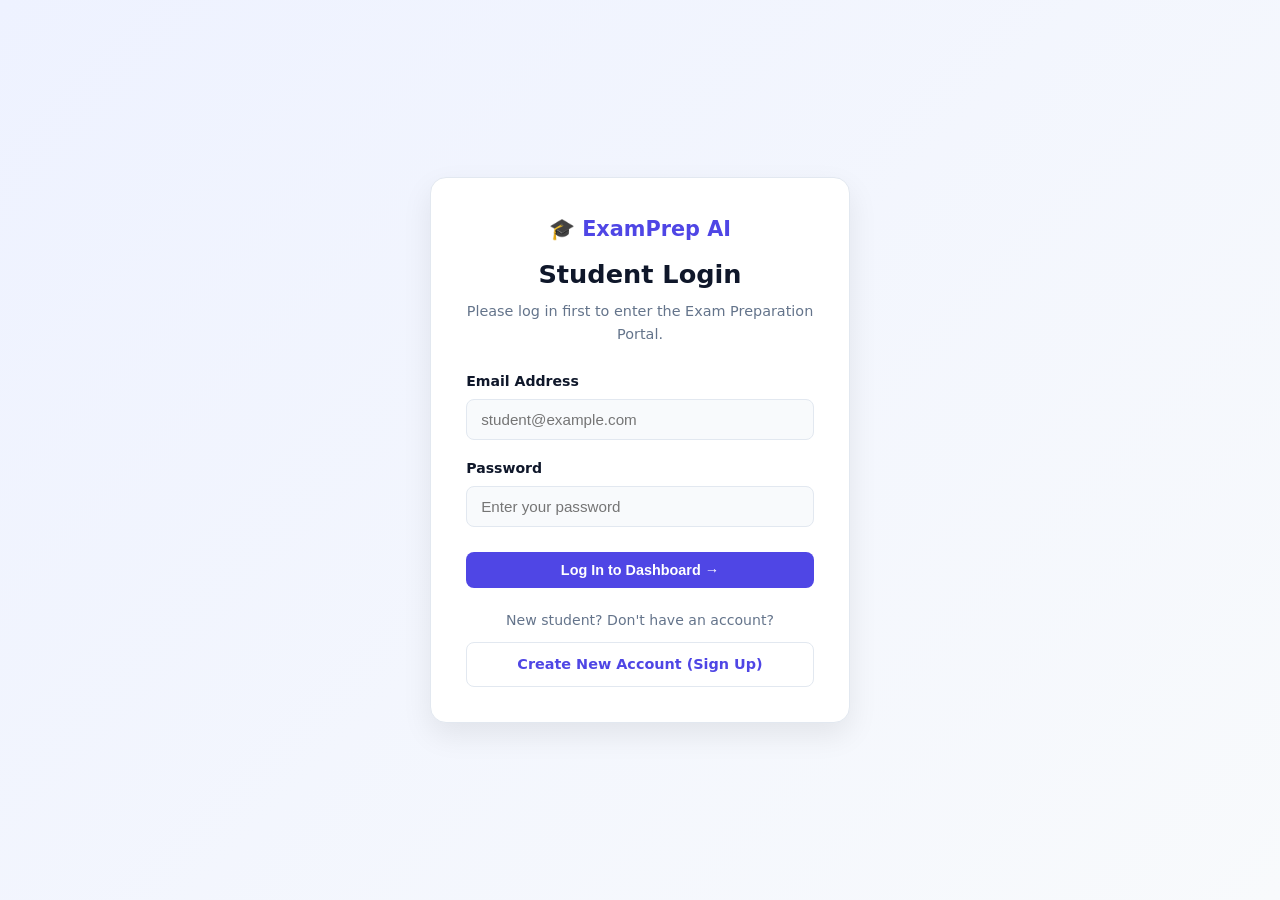
<file: index.html>
<!DOCTYPE html>
<html lang="en">
<head>
    <meta charset="UTF-8">
    <meta name="viewport" content="width=device-width, initial-scale=1.0">
    <title>ExamPrep AI - All-Subject Exam Portal</title>
    <link rel="stylesheet" href="./style.css">
    <!-- Enforces login before rendering dashboard -->
    <script src="./auth.js"></script>
</head>
<body>

    <!-- Top Navigation Bar -->
    <header>
        <a href="./index.html" class="brand">🎓 ExamPrep AI</a>
        <div class="nav-actions">
            <span id="userGreeting" class="user-pill">👋 Student</span>
            <button id="themeToggle" class="btn btn-outline" title="Toggle Dark Mode">🌓</button>
            <button id="logoutBtn" class="btn btn-danger">Logout</button>
        </div>
    </header>

    <!-- Subject Category Bar -->
    <nav class="subject-bar" id="subjectBar"></nav>

    <!-- Main Dashboard Layout -->
    <div class="app-container">
        <aside class="sidebar">
            <h3 id="sidebarTitle">Chapters</h3>
            <div id="topicList"></div>
        </aside>

        <main class="main-content">
            <div style="margin-bottom: 1.2rem;">
                <span id="currentSubjectBadge" class="user-pill">Web Development</span>
                <h1 id="topicHeading" style="margin-top: 8px; font-size: 1.7rem;">Loading...</h1>
            </div>

            <div class="mode-tabs">
                <button class="tab-btn active" data-mode="summary">📖 Smart Summary</button>
                <button class="tab-btn" data-mode="flashcards">🗂️ Flashcards</button>
                <button class="tab-btn" data-mode="quiz">📝 Practice Quiz</button>
                <button class="tab-btn" data-mode="planner">📅 Study Plan Generator</button>
            </div>

            <section id="workspace" class="card"></section>
        </main>
    </div>

    <script src="./app.js"></script>
</body>
</html>
</file>
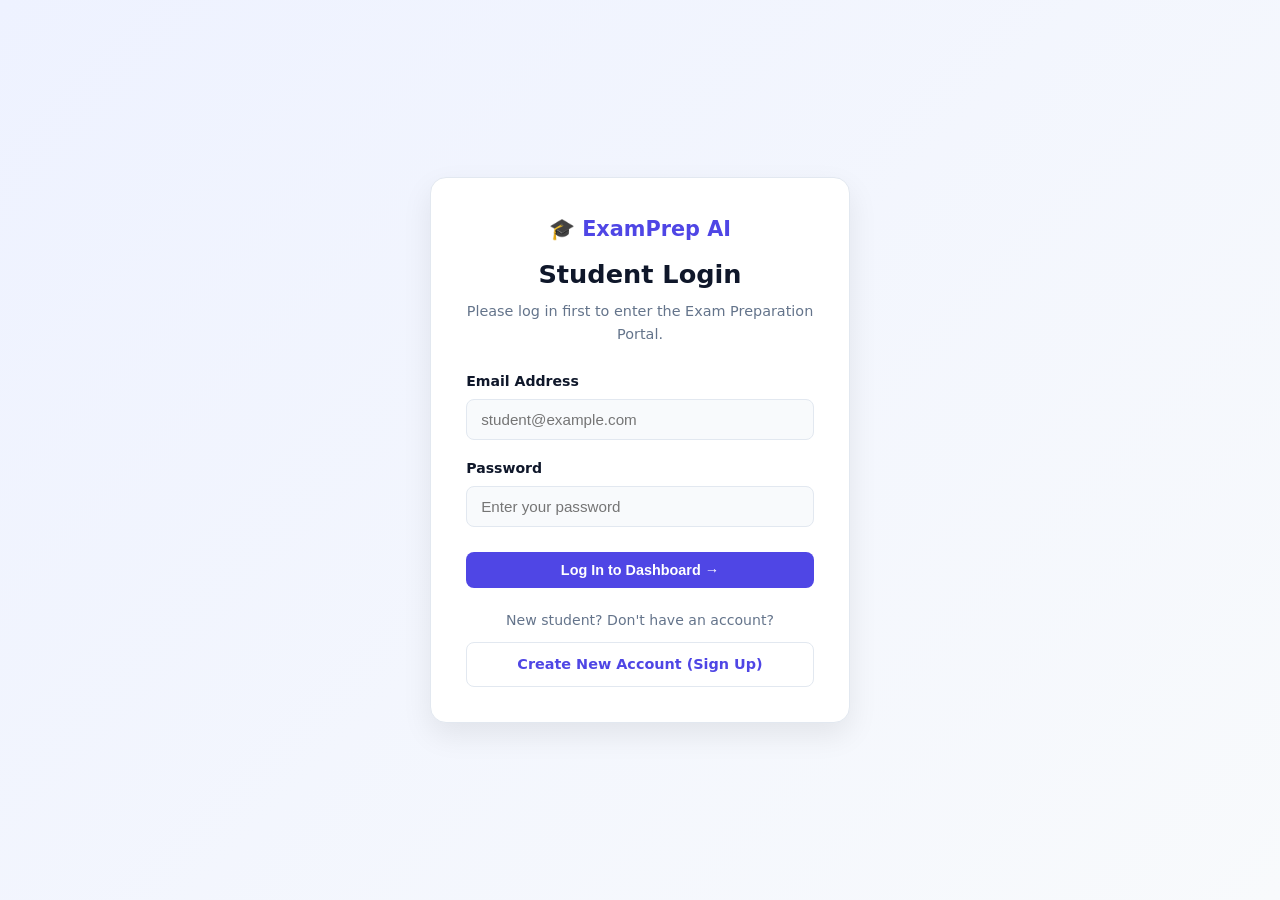
<file: login.html>
<!DOCTYPE html>
<html lang="en">
<head>
    <meta charset="UTF-8">
    <meta name="viewport" content="width=device-width, initial-scale=1.0">
    <title>Step 1: Login - ExamPrep AI</title>
    <link rel="stylesheet" href="./style.css">
    <script src="./auth.js"></script>
</head>
<body>

    <div class="auth-wrapper">
        <div class="auth-card">
            <div class="brand" style="justify-content: center;">🎓 ExamPrep AI</div>
            <h1>Student Login</h1>
            <p class="subtitle">Please log in first to enter the Exam Preparation Portal.</p>

            <div id="authAlert" class="alert-msg"></div>

            <form id="loginForm">
                <div class="form-group">
                    <label for="loginEmail">Email Address</label>
                    <input type="email" id="loginEmail" placeholder="student@example.com" required>
                </div>

                <div class="form-group">
                    <label for="loginPassword">Password</label>
                    <input type="password" id="loginPassword" placeholder="Enter your password" required>
                </div>

                <button type="submit" class="btn" style="width: 100%; margin-top: 8px;">Log In to Dashboard →</button>
            </form>

            <div class="auth-footer">
                New student? Don't have an account?<br>
                <a href="./signup.html" class="btn btn-outline" style="width: 100%; margin-top: 10px;">Create New Account (Sign Up)</a>
            </div>
        </div>
    </div>

</body>
</html>
</file>
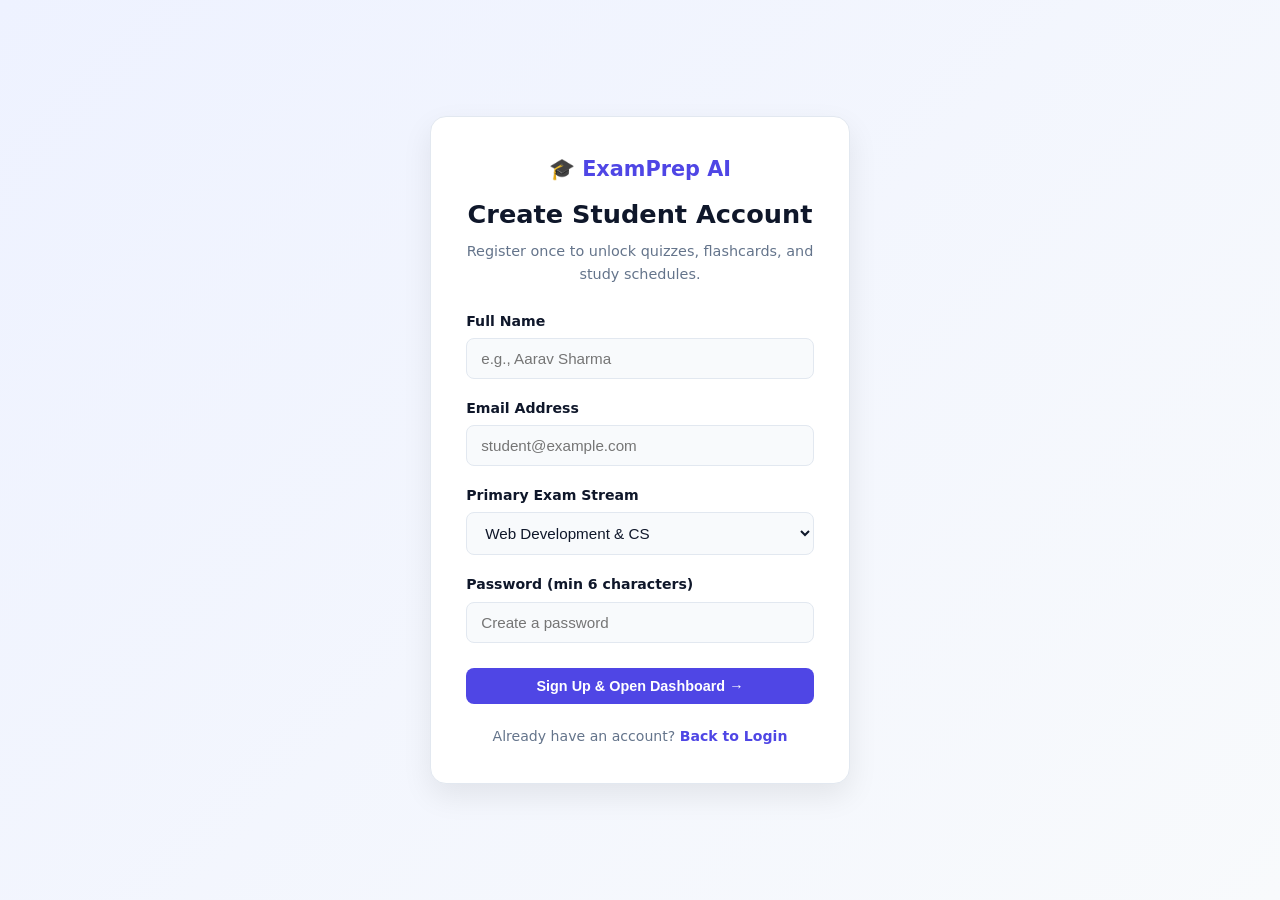
<file: signup.html>
<!DOCTYPE html>
<html lang="en">
<head>
    <meta charset="UTF-8">
    <meta name="viewport" content="width=device-width, initial-scale=1.0">
    <title>Step 2: Sign Up - ExamPrep AI</title>
    <link rel="stylesheet" href="./style.css">
    <script src="./auth.js"></script>
</head>
<body>

    <div class="auth-wrapper">
        <div class="auth-card">
            <div class="brand" style="justify-content: center;">🎓 ExamPrep AI</div>
            <h1>Create Student Account</h1>
            <p class="subtitle">Register once to unlock quizzes, flashcards, and study schedules.</p>

            <div id="authAlert" class="alert-msg"></div>

            <form id="signupForm">
                <div class="form-group">
                    <label for="signupName">Full Name</label>
                    <input type="text" id="signupName" placeholder="e.g., Aarav Sharma" required>
                </div>

                <div class="form-group">
                    <label for="signupEmail">Email Address</label>
                    <input type="email" id="signupEmail" placeholder="student@example.com" required>
                </div>

                <div class="form-group">
                    <label for="signupStream">Primary Exam Stream</label>
                    <select id="signupStream">
                        <option value="Web Development">Web Development & CS</option>
                        <option value="Science (PCM/PCB)">Science (Physics, Chemistry, Math/Bio)</option>
                        <option value="All Subjects">All Subjects</option>
                    </select>
                </div>

                <div class="form-group">
                    <label for="signupPassword">Password (min 6 characters)</label>
                    <input type="password" id="signupPassword" minlength="6" placeholder="Create a password" required>
                </div>

                <button type="submit" class="btn" style="width: 100%; margin-top: 8px;">Sign Up & Open Dashboard →</button>
            </form>

            <div class="auth-footer">
                Already have an account? <a href="./login.html">Back to Login</a>
            </div>
        </div>
    </div>

</body>
</html>
</file>
<file: style.css>
/* =========================================
   1. CSS VARIABLES & RESET
   ========================================= */
:root {
    --primary: #4f46e5;
    --primary-hover: #4338ca;
    --primary-light: #eef2ff;
    --secondary: #0ea5e9;
    --success: #10b981;
    --danger: #ef4444;
    --bg-body: #f8fafc;
    --bg-card: #ffffff;
    --text-main: #0f172a;
    --text-muted: #64748b;
    --border: #e2e8f0;
    --radius: 12px;
    --shadow: 0 4px 6px -1px rgba(0, 0, 0, 0.08);
    --transition: all 0.25s ease;
}

body.dark-mode {
    --bg-body: #0f172a;
    --bg-card: #1e293b;
    --text-main: #f8fafc;
    --text-muted: #94a3b8;
    --border: #334155;
    --primary-light: #1e1b4b;
}

* {
    box-sizing: border-box;
    margin: 0;
    padding: 0;
}

body {
    font-family: 'Segoe UI', system-ui, -apple-system, sans-serif;
    background-color: var(--bg-body);
    color: var(--text-main);
    line-height: 1.6;
    transition: var(--transition);
}

/* =========================================
   2. HEADER & NAVIGATION
   ========================================= */
header {
    background: var(--bg-card);
    border-bottom: 1px solid var(--border);
    padding: 0.9rem 1.5rem;
    display: flex;
    justify-content: space-between;
    align-items: center;
    position: sticky;
    top: 0;
    z-index: 100;
    box-shadow: var(--shadow);
}

.brand {
    display: flex;
    align-items: center;
    gap: 10px;
    font-size: 1.3rem;
    font-weight: 800;
    color: var(--primary);
    text-decoration: none;
}

.nav-actions {
    display: flex;
    align-items: center;
    gap: 10px;
}

.user-pill {
    background: var(--primary-light);
    color: var(--primary);
    padding: 6px 14px;
    border-radius: 20px;
    font-weight: 600;
    font-size: 0.85rem;
}

/* =========================================
   3. BUTTONS & FORMS
   ========================================= */
.btn {
    background: var(--primary);
    color: #fff;
    border: none;
    padding: 10px 18px;
    border-radius: 8px;
    font-weight: 600;
    cursor: pointer;
    font-size: 0.9rem;
    text-decoration: none;
    display: inline-flex;
    align-items: center;
    justify-content: center;
    gap: 6px;
    transition: var(--transition);
}

.btn:hover {
    background: var(--primary-hover);
    transform: translateY(-1px);
}

.btn-outline {
    background: transparent;
    color: var(--text-main);
    border: 1px solid var(--border);
}

.btn-outline:hover {
    background: var(--primary-light);
    color: var(--primary);
    border-color: var(--primary);
}

.btn-danger {
    background: var(--danger);
}

.form-group {
    margin-bottom: 1.1rem;
    text-align: left;
}

.form-group label {
    display: block;
    font-weight: 600;
    font-size: 0.88rem;
    margin-bottom: 6px;
}

input, select {
    width: 100%;
    padding: 11px 14px;
    border: 1px solid var(--border);
    border-radius: 8px;
    background: var(--bg-body);
    color: var(--text-main);
    font-size: 0.95rem;
    outline: none;
    transition: var(--transition);
}

input:focus, select:focus {
    border-color: var(--primary);
    box-shadow: 0 0 0 3px rgba(79, 70, 229, 0.15);
}

/* =========================================
   4. AUTH PAGES (LOGIN & SIGNUP)
   ========================================= */
.auth-wrapper {
    min-height: 100vh;
    display: flex;
    align-items: center;
    justify-content: center;
    padding: 1.5rem;
    background: linear-gradient(135deg, var(--primary-light) 0%, var(--bg-body) 100%);
}

.auth-card {
    background: var(--bg-card);
    border: 1px solid var(--border);
    border-radius: 16px;
    padding: 2.2rem;
    width: 100%;
    max-width: 420px;
    box-shadow: 0 12px 30px rgba(0, 0, 0, 0.08);
    text-align: center;
}

.auth-card h1 {
    font-size: 1.6rem;
    margin: 0.5rem 0 0.3rem;
}

.auth-card p.subtitle {
    color: var(--text-muted);
    font-size: 0.9rem;
    margin-bottom: 1.5rem;
}

.auth-footer {
    margin-top: 1.3rem;
    font-size: 0.88rem;
    color: var(--text-muted);
}

.auth-footer a {
    color: var(--primary);
    font-weight: 600;
    text-decoration: none;
}

.alert-msg {
    padding: 10px;
    border-radius: 8px;
    font-size: 0.85rem;
    margin-bottom: 1rem;
    display: none;
}

.alert-error {
    background: #fee2e2;
    color: #991b1b;
    border: 1px solid #fca5a5;
}

.alert-success {
    background: #dcfce7;
    color: #166534;
    border: 1px solid #86efac;
}

/* =========================================
   5. SUBJECT BAR & MAIN LAYOUT
   ========================================= */
.subject-bar {
    background: var(--bg-card);
    border-bottom: 1px solid var(--border);
    padding: 0.7rem 1.5rem;
    display: flex;
    gap: 8px;
    overflow-x: auto;
}

.subject-pill {
    padding: 7px 15px;
    border-radius: 20px;
    border: 1px solid var(--border);
    background: var(--bg-body);
    color: var(--text-muted);
    font-weight: 600;
    font-size: 0.85rem;
    cursor: pointer;
    white-space: nowrap;
    transition: var(--transition);
}

.subject-pill.active, .subject-pill:hover {
    background: var(--primary);
    color: #fff;
    border-color: var(--primary);
}

.app-container {
    display: grid;
    grid-template-columns: 280px 1fr;
    max-width: 1360px;
    margin: 0 auto;
    min-height: calc(100vh - 115px);
}

.sidebar {
    background: var(--bg-card);
    border-right: 1px solid var(--border);
    padding: 1.2rem;
}

.sidebar h3 {
    font-size: 0.78rem;
    text-transform: uppercase;
    letter-spacing: 1px;
    color: var(--text-muted);
    margin-bottom: 0.8rem;
}

.topic-btn {
    width: 100%;
    text-align: left;
    background: transparent;
    border: none;
    padding: 10px 12px;
    border-radius: 8px;
    color: var(--text-main);
    font-size: 0.9rem;
    cursor: pointer;
    margin-bottom: 4px;
    transition: var(--transition);
}

.topic-btn:hover {
    background: var(--primary-light);
    color: var(--primary);
}

.topic-btn.active {
    background: var(--primary);
    color: #fff;
    font-weight: 600;
}

.main-content {
    padding: 1.8rem;
}

/* =========================================
   6. MODE TABS & CARDS
   ========================================= */
.mode-tabs {
    display: flex;
    gap: 8px;
    margin-bottom: 1.5rem;
    flex-wrap: wrap;
}

.tab-btn {
    padding: 9px 16px;
    border-radius: 8px;
    border: 1px solid var(--border);
    background: var(--bg-card);
    color: var(--text-main);
    font-weight: 600;
    cursor: pointer;
    transition: var(--transition);
}

.tab-btn.active {
    background: var(--primary);
    color: #fff;
    border-color: var(--primary);
}

.card {
    background: var(--bg-card);
    border: 1px solid var(--border);
    border-radius: var(--radius);
    padding: 1.6rem;
    box-shadow: var(--shadow);
}

.code-box {
    background: #0f172a;
    color: #38bdf8;
    padding: 1rem;
    border-radius: 8px;
    font-family: 'Courier New', monospace;
    font-size: 0.88rem;
    overflow-x: auto;
    margin: 1rem 0;
}

/* =========================================
   7. FLASHCARDS, QUIZ & STUDY PLAN
   ========================================= */
.flashcard-scene {
    perspective: 1000px;
    max-width: 540px;
    height: 260px;
    margin: 1.5rem auto;
    cursor: pointer;
}

.flashcard {
    width: 100%;
    height: 100%;
    position: relative;
    transform-style: preserve-3d;
    transition: transform 0.6s;
}

.flashcard.flipped {
    transform: rotateY(180deg);
}

.flashcard-face {
    position: absolute;
    width: 100%;
    height: 100%;
    backface-visibility: hidden;
    border-radius: 16px;
    display: flex;
    flex-direction: column;
    align-items: center;
    justify-content: center;
    padding: 1.8rem;
    text-align: center;
    border: 2px solid var(--primary);
    box-shadow: var(--shadow);
}

.flashcard-front {
    background: var(--bg-card);
}

.flashcard-back {
    background: var(--primary);
    color: #fff;
    transform: rotateY(180deg);
}

.quiz-option {
    display: block;
    width: 100%;
    text-align: left;
    padding: 12px 15px;
    margin-bottom: 10px;
    border: 1px solid var(--border);
    border-radius: 8px;
    background: var(--bg-body);
    color: var(--text-main);
    cursor: pointer;
    font-size: 0.95rem;
    transition: var(--transition);
}

.quiz-option:hover:not(:disabled) {
    border-color: var(--primary);
    background: var(--primary-light);
}

.quiz-option.correct {
    background: #dcfce7;
    border-color: var(--success);
    color: #166534;
    font-weight: 600;
}

.quiz-option.wrong {
    background: #fee2e2;
    border-color: var(--danger);
    color: #991b1b;
}

table.plan-table {
    width: 100%;
    border-collapse: collapse;
    margin-top: 1.2rem;
}

table.plan-table th, table.plan-table td {
    padding: 11px;
    border-bottom: 1px solid var(--border);
    text-align: left;
}

table.plan-table th {
    background: var(--primary-light);
    color: var(--primary);
}

@media (max-width: 768px) {
    .app-container {
        grid-template-columns: 1fr;
    }
    .sidebar {
        border-right: none;
        border-bottom: 1px solid var(--border);
    }
}
</file>
